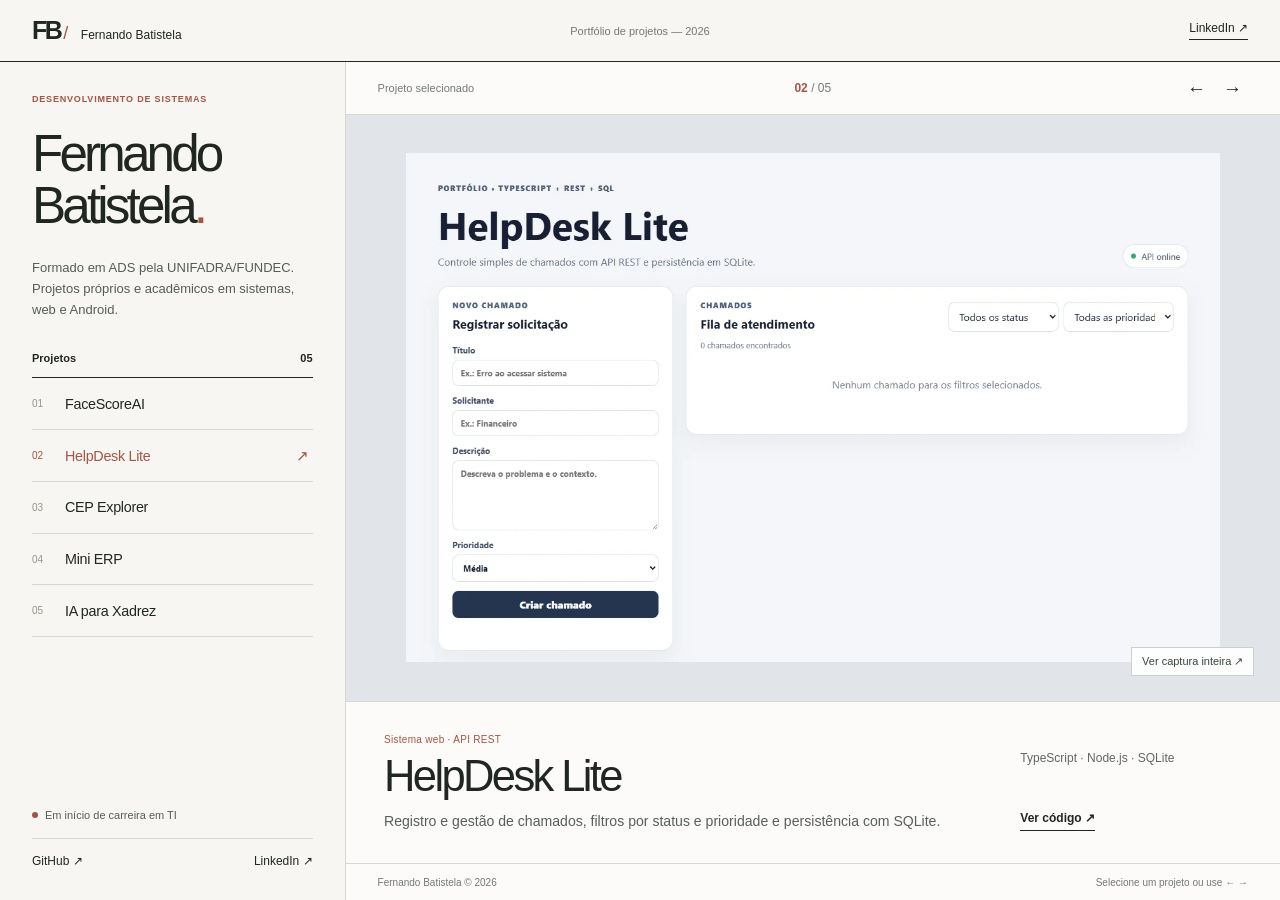
<file: docs/index.html>
<!doctype html>
<html lang="pt-BR">
<head>
<meta charset="utf-8">
<meta name="viewport" content="width=device-width, initial-scale=1">
<meta name="theme-color" content="#f7f6f2">
<meta name="description" content="Portfólio de Fernando Batistela. Projetos em Android, TypeScript, Python e desenvolvimento de sistemas.">
<meta property="og:title" content="Fernando Batistela — Projetos">
<meta property="og:description" content="Conheça o FaceScoreAI, HelpDesk Lite, CEP Explorer, Mini ERP e o TCC de xadrez com IA.">
<meta property="og:type" content="website">
<title>Fernando Batistela — Portfólio</title>
<link rel="icon" href="assets/mark.svg" type="image/svg+xml">
<link rel="stylesheet" href="styles.css">
<script defer src="main.js"></script>
</head>
<body>
<a class="skip" href="#projetos">Ir para os projetos</a>
<div class="app">
  <header class="bar">
    <a class="brand" href="https://github.com/perfilcorporativo" target="_blank" rel="noopener noreferrer" aria-label="GitHub de Fernando Batistela"><span>FB<span class="slash">/</span></span><span>Fernando Batistela</span></a>
    <span class="bar-label">Portfólio de projetos <span class="bar-year">— 2026</span></span>
    <a class="top-link" href="https://www.linkedin.com/in/fernando-batistela-4bb4b639b/" target="_blank" rel="noopener noreferrer">LinkedIn ↗</a>
  </header>

  <main class="workspace" id="projetos">
    <aside class="sidebar">
      <div class="sidebar-about">
        <p class="eyebrow">DESENVOLVIMENTO DE SISTEMAS</p>
        <h1>Fernando <br>Batistela<span>.</span></h1>
        <p class="intro">Formado em ADS pela UNIFADRA/FUNDEC. Projetos próprios e acadêmicos em sistemas, web e Android.</p>
      </div>

      <div class="picker" role="group" aria-label="Selecionar projeto">
        <div class="picker-heading"><span>Projetos</span><span>05</span></div>
        <button type="button" class="project-tab" data-project="face" aria-pressed="false"><span class="tab-num">01</span><span class="tab-name">FaceScoreAI</span><span class="tab-arrow">↗</span></button>
        <button type="button" class="project-tab is-active" data-project="help" aria-pressed="true"><span class="tab-num">02</span><span class="tab-name">HelpDesk Lite</span><span class="tab-arrow">↗</span></button>
        <button type="button" class="project-tab" data-project="cep" aria-pressed="false"><span class="tab-num">03</span><span class="tab-name">CEP Explorer</span><span class="tab-arrow">↗</span></button>
        <button type="button" class="project-tab" data-project="erp" aria-pressed="false"><span class="tab-num">04</span><span class="tab-name">Mini ERP</span><span class="tab-arrow">↗</span></button>
        <button type="button" class="project-tab" data-project="chess" aria-pressed="false"><span class="tab-num">05</span><span class="tab-name">IA para Xadrez</span><span class="tab-arrow">↗</span></button>
      </div>
      <div class="sidebar-bottom">
        <div class="availability"><span class="small-dot"></span> Em início de carreira em TI</div>
        <div class="social"><a href="https://github.com/perfilcorporativo" target="_blank" rel="noopener noreferrer">GitHub ↗</a><a href="https://www.linkedin.com/in/fernando-batistela-4bb4b639b/" target="_blank" rel="noopener noreferrer">LinkedIn ↗</a></div>
      </div>
    </aside>

    <section class="viewer" aria-label="Visualização do projeto selecionado">
      <div class="viewer-toolbar">
        <span class="viewer-eyebrow">Projeto selecionado</span>
        <div class="viewer-position"><span id="current-number" aria-live="polite">02</span><span class="total-number"> / 05</span></div>
        <div class="viewer-controls"><button id="previous" type="button" aria-label="Projeto anterior">←</button><button id="next" type="button" aria-label="Próximo projeto">→</button></div>
      </div>

      <div class="panels" id="panels">
        <article class="panel panel-face" data-panel="face" hidden aria-labelledby="title-face">
          <div class="project-visual stage-face">
            <div class="flow-graphic" role="img" aria-label="Quatro etapas técnicas do FaceScoreAI: captura, landmarks, métricas e histórico. Não há fotografias nem rostos reais.">
              <div class="flow-heading"><span>FaceScoreAI</span><span>Android / pipeline local</span></div>
              <div class="flow-grid">
                <div><small>01</small><strong>Captura</strong><span>Câmera e galeria</span></div>
                <div><small>02</small><strong>Landmarks</strong><span>MediaPipe</span></div>
                <div><small>03</small><strong>Métricas</strong><span>Cálculos geométricos</span></div>
                <div><small>04</small><strong>Histórico</strong><span>Room</span></div>
              </div>
              <p>Diagrama técnico ilustrativo. Nenhuma imagem facial é exibida.</p>
            </div>
          </div>
          <div class="panel-info">
            <div class="panel-copy"><span class="category">Android · Em desenvolvimento</span><h2 id="title-face">FaceScoreAI</h2><p>Leitura geométrica local, histórico e comparação de resultados. Projeto em evolução, sem validação científica ou clínica.</p></div>
            <div class="panel-side"><span>Kotlin · Jetpack Compose · MediaPipe · Room</span><span class="not-published">Código ainda não público</span></div>
          </div>
        </article>

        <article class="panel panel-help" data-panel="help" aria-labelledby="title-help">
          <div class="project-visual stage-help">
            <a class="full-image" href="assets/helpdesk-real.webp" target="_blank" rel="noopener noreferrer" aria-label="Abrir a imagem completa e real do HelpDesk Lite em outra aba">
              <img src="assets/helpdesk-real.webp" width="1280" height="800" alt="Tela completa real do HelpDesk Lite, mostrando formulário de solicitação e fila de atendimento, sem cortes." fetchpriority="high">
            </a>
            <a class="open-image-label" href="assets/helpdesk-real.webp" target="_blank" rel="noopener noreferrer">Ver captura inteira ↗</a>
          </div>
          <div class="panel-info">
            <div class="panel-copy"><span class="category">Sistema web · API REST</span><h2 id="title-help">HelpDesk Lite</h2><p>Registro e gestão de chamados, filtros por status e prioridade e persistência com SQLite.</p></div>
            <div class="panel-side"><span>TypeScript · Node.js · SQLite</span><a href="https://github.com/perfilcorporativo/sistema-tickets" target="_blank" rel="noopener noreferrer">Ver código ↗</a></div>
          </div>
        </article>

        <article class="panel panel-cep" data-panel="cep" hidden aria-labelledby="title-cep">
          <div class="project-visual stage-cep">
            <a class="full-image" href="assets/cep-real.webp" target="_blank" rel="noopener noreferrer" aria-label="Abrir a imagem completa do CEP Explorer em outra aba">
              <img src="assets/cep-real.webp" width="1280" height="800" decoding="async" alt="Tela completa real do CEP Explorer com campo de CEP e histórico de consultas.">
            </a>
            <a class="open-image-label" href="assets/cep-real.webp" target="_blank" rel="noopener noreferrer">Ver captura inteira ↗</a>
          </div>
          <div class="panel-info"><div class="panel-copy"><span class="category">Web · Integração com API</span><h2 id="title-cep">CEP Explorer</h2><p>Consulta à API ViaCEP, validação dos dados e cache e histórico em banco local.</p></div><div class="panel-side"><span>TypeScript · Node.js · SQLite</span><a href="https://github.com/perfilcorporativo/projeto_consulta_api" target="_blank" rel="noopener noreferrer">Ver código ↗</a></div></div>
        </article>

        <article class="panel panel-erp" data-panel="erp" hidden aria-labelledby="title-erp">
          <div class="project-visual stage-erp">
            <a class="full-image" href="assets/erp-real.webp" target="_blank" rel="noopener noreferrer" aria-label="Abrir a imagem completa do Mini ERP em outra aba">
              <img src="assets/erp-real.webp" width="1280" height="800" decoding="async" alt="Tela real do Mini ERP, mostrando os módulos de cadastro de clientes, produtos, vendas e estoque.">
            </a>
            <a class="open-image-label" href="assets/erp-real.webp" target="_blank" rel="noopener noreferrer">Ver captura inteira ↗</a>
          </div>
          <div class="panel-info"><div class="panel-copy"><span class="category">Protótipo web · Regras de negócio</span><h2 id="title-erp">Mini ERP</h2><p>Cadastros de clientes e produtos, vendas e controle básico de estoque no navegador.</p></div><div class="panel-side"><span>HTML · CSS · JavaScript</span><span class="not-published">Protótipo local</span></div></div>
        </article>

        <article class="panel panel-chess" data-panel="chess" hidden aria-labelledby="title-chess">
          <div class="project-visual stage-chess">
            <div class="chess-graphic" role="img" aria-label="Resumo técnico do trabalho de conclusão de curso: avaliação neural de posições e busca Negamax com poda alfa-beta.">
              <span class="chess-label">TCC · EM EQUIPE</span>
              <div class="chess-formula"><span>Avaliação<br>neural</span><span class="plus">+</span><span>Busca<br>Negamax</span></div>
              <div class="chess-foot">Poda alfa-beta / Python / TensorFlow</div>
            </div>
          </div>
          <div class="panel-info"><div class="panel-copy"><span class="category">Trabalho de conclusão de curso · Equipe</span><h2 id="title-chess">IA para Xadrez</h2><p>Combinação de avaliação neural de posições e busca algorítmica por jogadas.</p></div><div class="panel-side"><span>Python · TensorFlow</span><a href="https://github.com/perfilcorporativo/TCC-IA" target="_blank" rel="noopener noreferrer">Ver código ↗</a></div></div>
        </article>
      </div>
      <footer class="viewer-bottom"><span>Fernando Batistela © 2026</span><span>Selecione um projeto ou use ← →</span></footer>
    </section>
  </main>
</div>
</body>
</html>
</file>
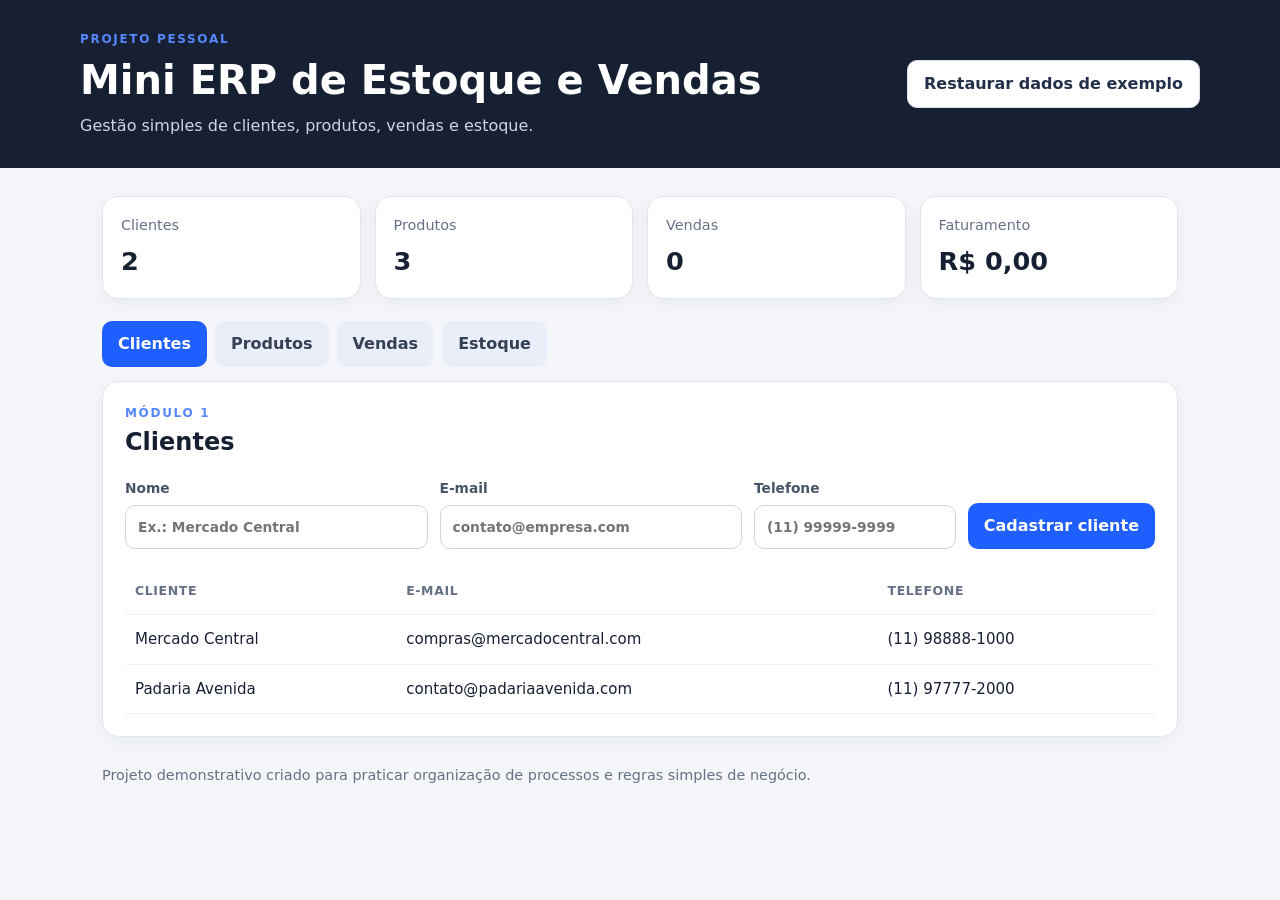
<file: mini-erp-estoque-vendas/index.html>
<!DOCTYPE html>
<html lang="pt-BR">
<head>
  <meta charset="UTF-8">
  <meta name="viewport" content="width=device-width, initial-scale=1.0">
  <title>Mini ERP | Estoque e Vendas</title>
  <link rel="stylesheet" href="style.css">
</head>
<body>
  <header class="topbar">
    <div>
      <p class="eyebrow">PROJETO PESSOAL</p>
      <h1>Mini ERP de Estoque e Vendas</h1>
      <p class="subtitle">Gestão simples de clientes, produtos, vendas e estoque.</p>
    </div>
    <button id="reset-demo" class="secondary">Restaurar dados de exemplo</button>
  </header>

  <main>
    <section class="summary" aria-label="Resumo">
      <article class="card metric"><span>Clientes</span><strong id="metric-clients">0</strong></article>
      <article class="card metric"><span>Produtos</span><strong id="metric-products">0</strong></article>
      <article class="card metric"><span>Vendas</span><strong id="metric-sales">0</strong></article>
      <article class="card metric"><span>Faturamento</span><strong id="metric-revenue">R$ 0,00</strong></article>
    </section>

    <nav class="tabs" aria-label="Módulos do sistema">
      <button class="tab active" data-target="clients">Clientes</button>
      <button class="tab" data-target="products">Produtos</button>
      <button class="tab" data-target="sales">Vendas</button>
      <button class="tab" data-target="stock">Estoque</button>
    </nav>

    <section id="clients" class="panel active">
      <div class="panel-header"><div><p class="eyebrow">MÓDULO 1</p><h2>Clientes</h2></div></div>
      <form id="client-form" class="form-grid">
        <label>Nome<input id="client-name" required placeholder="Ex.: Mercado Central"></label>
        <label>E-mail<input id="client-email" type="email" required placeholder="contato@empresa.com"></label>
        <label>Telefone<input id="client-phone" required placeholder="(11) 99999-9999"></label>
        <button type="submit">Cadastrar cliente</button>
      </form>
      <div class="table-wrap">
        <table><thead><tr><th>Cliente</th><th>E-mail</th><th>Telefone</th></tr></thead><tbody id="clients-table"></tbody></table>
      </div>
    </section>

    <section id="products" class="panel">
      <div class="panel-header"><div><p class="eyebrow">MÓDULO 2</p><h2>Produtos</h2></div></div>
      <form id="product-form" class="form-grid">
        <label>Produto<input id="product-name" required placeholder="Ex.: Café 500 g"></label>
        <label>Preço<input id="product-price" type="number" min="0.01" step="0.01" required placeholder="0,00"></label>
        <label>Estoque inicial<input id="product-stock" type="number" min="0" step="1" required placeholder="0"></label>
        <button type="submit">Cadastrar produto</button>
      </form>
      <div class="table-wrap">
        <table><thead><tr><th>Produto</th><th>Preço</th><th>Estoque</th></tr></thead><tbody id="products-table"></tbody></table>
      </div>
    </section>

    <section id="sales" class="panel">
      <div class="panel-header"><div><p class="eyebrow">MÓDULO 3</p><h2>Vendas</h2></div></div>
      <form id="sale-form" class="form-grid">
        <label>Cliente<select id="sale-client" required></select></label>
        <label>Produto<select id="sale-product" required></select></label>
        <label>Quantidade<input id="sale-qty" type="number" min="1" step="1" value="1" required></label>
        <button type="submit">Registrar venda</button>
      </form>
      <p id="sale-message" class="message" role="status"></p>
      <div class="table-wrap">
        <table><thead><tr><th>Data</th><th>Cliente</th><th>Produto</th><th>Qtd.</th><th>Total</th></tr></thead><tbody id="sales-table"></tbody></table>
      </div>
    </section>

    <section id="stock" class="panel">
      <div class="panel-header">
        <div><p class="eyebrow">MÓDULO 4</p><h2>Estoque</h2></div>
        <p>O estoque é atualizado automaticamente a cada venda.</p>
      </div>
      <div class="table-wrap">
        <table><thead><tr><th>Produto</th><th>Quantidade</th><th>Situação</th></tr></thead><tbody id="stock-table"></tbody></table>
      </div>
    </section>
  </main>

  <footer>Projeto demonstrativo criado para praticar organização de processos e regras simples de negócio.</footer>
  <script src="app.js"></script>
</body>
</html>
</file>
<file: docs/styles.css>
:root{--paper:#f7f6f2;--white:#fcfbf9;--ink:#202622;--line:#d8d8d0;--mute:#747a73;--accent:#a45543;--head:62px;--font:Arial,"Segoe UI",sans-serif}
*{box-sizing:border-box}
html,body{width:100%;height:100%;height:100dvh;margin:0;overflow:hidden}
body{font-family:var(--font);background:var(--paper);color:var(--ink);font-size:14px;-webkit-font-smoothing:antialiased}
a{color:inherit;text-decoration:none}
button{font:inherit;color:inherit}
button:focus-visible,a:focus-visible{outline:2px solid var(--accent);outline-offset:3px}
button,a{-webkit-tap-highlight-color:transparent}
[hidden]{display:none!important}
.skip{position:absolute;top:-100px;left:10px;background:var(--white);padding:12px;z-index:40}.skip:focus{top:10px}
.app{height:100%;height:100dvh;display:grid;grid-template-rows:var(--head) minmax(0,1fr);overflow:hidden}
.bar{display:grid;grid-template-columns:1fr auto 1fr;align-items:center;gap:16px;border-bottom:1px solid var(--ink);padding:0 clamp(18px,2.5vw,42px);background:var(--paper)}
.brand{display:flex;gap:15px;align-items:baseline;white-space:nowrap;font-size:12px}
.brand>span:first-child{font-weight:700;font-size:25px;letter-spacing:-.1em}
.brand .slash{font-weight:400;font-size:18px;color:var(--accent);margin-left:3px}
.bar-label{font-size:11px;color:var(--mute)}
.top-link{justify-self:end;font-size:12px;border-bottom:1px solid currentColor;padding-bottom:4px;white-space:nowrap}
.top-link:hover,.social a:hover,.panel-side a:hover{color:var(--accent)}
.workspace{height:100%;min-height:0;min-width:0;display:grid;grid-template-columns:clamp(290px,27vw,385px) minmax(0,1fr)}
.sidebar{min-width:0;min-height:0;background:var(--paper);display:flex;flex-direction:column;padding:clamp(18px,2.5vw,38px);border-right:1px solid var(--line);overflow:hidden}
.eyebrow{font-size:9px;font-weight:700;letter-spacing:.09em;color:var(--accent);margin:0 0 clamp(13px,2vw,24px)}
.sidebar-about h1{font-size:clamp(36px,4vw,58px);font-weight:500;letter-spacing:-.075em;line-height:1.02;margin:0}
.sidebar-about h1 span{color:var(--accent)}
.intro{font-size:13px;line-height:1.6;color:#555d57;max-width:290px;margin:clamp(15px,2vw,29px) 0 clamp(20px,2.5vw,36px)}
.picker-heading{display:flex;justify-content:space-between;font-size:11px;font-weight:700;padding-bottom:13px;border-bottom:1px solid var(--ink)}
.project-tab{appearance:none;text-align:left;border:0;border-bottom:1px solid var(--line);background:transparent;display:grid;grid-template-columns:28px 1fr 14px;gap:5px;align-items:center;width:100%;min-height:clamp(43px,5.75vh,66px);padding:0 3px 0 0;cursor:pointer;transition:color .15s,background .15s}
.project-tab:hover{color:var(--accent)}
.project-tab.is-active{color:var(--accent)}
.project-tab .tab-num{font-size:10px;font-variant-numeric:tabular-nums;color:#92978e}
.project-tab.is-active .tab-num{color:var(--accent)}
.project-tab .tab-name{font-size:clamp(13px,1.12vw,16px);font-weight:500;letter-spacing:-.02em}
.project-tab .tab-arrow{opacity:0;font-size:15px}
.project-tab.is-active .tab-arrow,.project-tab:hover .tab-arrow{opacity:1}
.sidebar-bottom{margin-top:auto;padding-top:25px}
.availability{font-size:11px;color:#555d57;display:flex;align-items:center;gap:7px}
.small-dot{width:6px;height:6px;border-radius:50%;background:var(--accent);display:inline-block}
.social{display:flex;justify-content:space-between;gap:20px;margin-top:17px;padding-top:15px;border-top:1px solid var(--line)}
.social a{font-size:12px}
.viewer{min-height:0;min-width:0;display:grid;grid-template-rows:53px minmax(0,1fr) 37px;background:var(--white)}
.viewer-toolbar{display:grid;grid-template-columns:1fr auto 1fr;align-items:center;padding:0 clamp(20px,2.5vw,42px);border-bottom:1px solid var(--line)}
.viewer-eyebrow{font-size:11px;color:var(--mute)}
.viewer-position{font-size:12px;font-variant-numeric:tabular-nums}
#current-number{font-weight:700;color:var(--accent)}
.total-number{color:var(--mute)}
.viewer-controls{display:flex;gap:4px;justify-self:end}
.viewer-controls button{width:32px;height:30px;border:1px solid transparent;background:transparent;cursor:pointer;font-size:19px;line-height:1}
.viewer-controls button:hover{border-color:var(--line)}
.viewer-controls button:disabled{opacity:.25;cursor:default}
.panels{position:relative;min-height:0;min-width:0;overflow:hidden}
.panel{position:absolute;inset:0;display:grid;grid-template-rows:minmax(0,1fr) auto;min-height:0;min-width:0;background:var(--white)}
.project-visual{min-height:0;min-width:0;position:relative;display:flex;align-items:center;justify-content:center;overflow:hidden;padding:clamp(15px,3vw,49px)}
.stage-help{background:#e1e5e9}
.stage-cep{background:#dfe5e0}
.stage-erp{background:#e3e1dc}
.stage-face{background:#d7e1d8}
.stage-chess{background:#d9dedf}
.full-image{height:100%;max-height:100%;width:100%;display:flex;align-items:center;justify-content:center;min-width:0;min-height:0}
.full-image img{display:block;width:100%;height:100%;max-height:100%;object-fit:contain;object-position:center}
.open-image-label{position:absolute;right:clamp(16px,2vw,30px);bottom:clamp(12px,2vw,25px);font-size:11px;line-height:1.2;padding:7px 10px;background:#ffffffed;border:1px solid #cbd1cb;color:#38483c}
.open-image-label:hover{background:white}
.panel-info{min-height:0;display:grid;grid-template-columns:minmax(0,1fr) minmax(180px,.37fr);gap:clamp(15px,3vw,55px);padding:clamp(17px,2.5vw,36px) clamp(20px,3vw,48px);border-top:1px solid var(--line);background:var(--white)}
.category{display:block;color:var(--accent);font-size:10px;letter-spacing:.03em;margin-bottom:8px}
.panel-copy h2{font-weight:500;letter-spacing:-.06em;line-height:1.1;margin:0 0 10px;font-size:clamp(30px,3.4vw,51px)}
.panel-copy p{font-size:clamp(12px,1.1vw,15px);line-height:1.45;margin:0;max-width:600px;color:#57605a}
.panel-side{display:flex;flex-direction:column;justify-content:space-between;gap:20px;align-items:flex-start;padding-top:17px;font-size:12px;color:#616962}
.panel-side a{font-weight:600;color:var(--ink);border-bottom:1px solid;padding-bottom:5px}
.not-published{font-style:italic;color:var(--mute)}
.viewer-bottom{display:flex;align-items:center;justify-content:space-between;gap:16px;border-top:1px solid var(--line);padding:0 clamp(20px,2.5vw,42px);font-size:10px;color:var(--mute)}
.flow-graphic{width:min(100%,740px);height:100%;max-height:510px;display:flex;flex-direction:column;border:1px solid #91a297;padding:clamp(15px,2vw,28px);color:#243a2c}
.flow-heading{display:flex;justify-content:space-between;gap:10px;padding-bottom:14px;border-bottom:1px solid #a1b1a6;font-size:12px}
.flow-heading span:last-child{font-size:10px;color:#586f5d}
.flow-grid{display:grid;grid-template-columns:1fr 1fr;grid-template-rows:1fr 1fr;flex:1;min-height:0}
.flow-grid>div{padding:15px 10px;display:flex;flex-direction:column;justify-content:center;border-bottom:1px solid #a1b1a6;gap:7px}
.flow-grid>div:nth-child(odd){border-right:1px solid #a1b1a6}
.flow-grid>div:nth-child(even){padding-left:clamp(14px,2.5vw,36px)}
.flow-grid>div:nth-last-child(-n+2){border-bottom:0}
.flow-grid small{font-size:10px;color:#728576}
.flow-grid strong{font-size:clamp(22px,3vw,48px);line-height:1.05;font-weight:500;letter-spacing:-.06em}
.flow-grid span{font-size:12px;color:#526c59}
.flow-graphic>p{margin:0;padding-top:12px;border-top:1px solid #a1b1a6;font-size:10px;color:#647667}
.chess-graphic{width:min(100%,790px);height:100%;max-height:510px;display:flex;flex-direction:column;justify-content:space-between;border-top:1px solid #829097;border-bottom:1px solid #829097;padding:20px 0}
.chess-label,.chess-foot{font-size:11px;color:#59686a}
.chess-formula{display:flex;align-items:center;justify-content:space-around;gap:10px;font-size:clamp(25px,4vw,58px);line-height:1.12;letter-spacing:-.06em;font-weight:500}
.chess-formula .plus{color:var(--accent);font-weight:400}
@media(max-height:730px) and (min-width:701px){
 .sidebar{padding-top:18px;padding-bottom:18px}
 .eyebrow{margin-bottom:12px}
 .sidebar-about h1{font-size:39px}
 .intro{font-size:12px;margin:14px 0 17px}
 .project-tab{min-height:41px}
 .sidebar-bottom{padding-top:10px}
 .social{margin-top:10px;padding-top:9px}
 .panel-info{padding:13px 25px}
 .panel-copy h2{font-size:32px;margin-bottom:5px}
 .panel-side{padding-top:9px}
}
@media(max-width:1000px) and (min-width:701px){
 .workspace{grid-template-columns:275px minmax(0,1fr)}
 .sidebar{padding:22px}
 .sidebar-about h1{font-size:42px}
 .project-tab .tab-name{font-size:13px}
 .panel-info{grid-template-columns:1fr;gap:10px;padding:15px 22px}
 .panel-side{flex-direction:row;justify-content:space-between;gap:10px;align-items:end;padding:0}
}
@media(max-width:700px){
 :root{--head:52px}
 .bar{grid-template-columns:1fr auto;gap:7px;padding:0 14px}
 .brand{gap:9px}
 .brand>span:first-child{font-size:21px}
 .brand>span:last-child{font-size:12px}
 .bar-label{display:none}
 .top-link{font-size:11px}
 .workspace{display:grid;grid-template-columns:1fr;grid-template-rows:auto minmax(0,1fr)}
 .sidebar{border-right:0;border-bottom:1px solid var(--line);padding:12px 0 0;display:block;min-height:0}
 .sidebar-about{padding:0 16px}
 .sidebar-about .eyebrow{font-size:8px;margin:0 0 6px}
 .sidebar-about h1{font-size:clamp(27px,7.3vw,36px);letter-spacing:-.06em;line-height:1}
 .sidebar-about h1 br{display:none}
 .sidebar-about h1 br:after{content:" "}
 .sidebar-about h1{word-spacing:.03em}
 .sidebar-about h1 span{display:inline}
 .intro{font-size:11px;line-height:1.32;max-width:unset;margin:7px 0 11px;display:-webkit-box;-webkit-line-clamp:2;-webkit-box-orient:vertical;overflow:hidden}
 .picker{display:flex;gap:0;overflow-x:auto;scrollbar-width:none;overscroll-behavior-x:contain;padding:0 9px}
 .picker::-webkit-scrollbar{display:none}
 .picker-heading{display:none}
 .project-tab{width:auto;min-height:41px;flex:0 0 auto;display:flex;gap:7px;border:0;border-bottom:2px solid transparent;padding:0 11px}
 .project-tab .tab-num{font-size:9px}
 .project-tab .tab-name{font-size:12px;white-space:nowrap}
 .project-tab .tab-arrow{display:none}
 .project-tab.is-active{border-bottom-color:var(--accent)}
 .sidebar-bottom{display:none}
 .viewer{grid-template-rows:37px minmax(0,1fr) 24px}
 .viewer-toolbar{padding:0 14px}
 .viewer-eyebrow{font-size:10px}
 .viewer-position{font-size:11px}
 .viewer-controls button{font-size:18px;width:29px;height:26px}
 .panel-info{display:flex;flex-direction:column;gap:7px;padding:12px 15px 13px}
 .category{font-size:9px;margin-bottom:4px}
 .panel-copy h2{font-size:clamp(25px,6.7vw,35px);margin:0 0 6px}
 .panel-copy p{font-size:12px;line-height:1.35;max-width:100%}
 .panel-side{flex-direction:row;align-items:baseline;justify-content:space-between;gap:12px;max-width:100%;padding:0;font-size:10px}
 .panel-side a{white-space:nowrap;padding-bottom:2px}
 .viewer-bottom{padding:0 14px;font-size:9px}
 .project-visual{padding:clamp(10px,3vw,22px)}
 .open-image-label{bottom:9px;right:9px;padding:6px 8px;font-size:10px}
 .flow-graphic{max-height:100%;padding:10px}
 .flow-heading{font-size:10px;padding-bottom:7px}
 .flow-heading span:last-child{font-size:8px}
 .flow-grid>div{padding:5px 5px;gap:2px}
 .flow-grid>div:nth-child(even){padding-left:10px}
 .flow-grid strong{font-size:clamp(15px,4.4vw,22px)}
 .flow-grid span{font-size:9px}
 .flow-grid small{font-size:8px}
 .flow-graphic>p{font-size:8px;padding-top:6px}
 .chess-graphic{padding:10px 0}
 .chess-formula{font-size:clamp(21px,5vw,35px)}
 .chess-label,.chess-foot{font-size:9px}
}
@media(max-width:380px){
 .sidebar-about h1{font-size:26px}
 .sidebar-about .intro{font-size:10px;margin:6px 0 7px}
 .sidebar-about .eyebrow{margin-bottom:5px}
 .project-tab{min-height:37px}
 .panel-info{padding:9px 12px;gap:5px}
 .panel-copy h2{font-size:26px}
 .panel-copy p{font-size:11px;line-height:1.3}
 .panel-side{font-size:9px}
 .project-visual{padding:9px}
 .viewer-bottom{font-size:8px}
}
@media(max-height:640px) and (max-width:700px){
 .intro{display:none}
 .sidebar-about{padding-bottom:8px}
 .sidebar-about h1{font-size:26px}
 .panel-copy h2{font-size:24px}
 .panel-copy p{font-size:11px}
 .viewer-bottom{display:none}
 .viewer{grid-template-rows:33px minmax(0,1fr)}
 .panel-info{padding:8px 12px}
}
@media(prefers-reduced-motion:reduce){
 *,*::before,*::after{scroll-behavior:auto!important;transition-duration:0s!important;animation-duration:0s!important}
}

@media(max-height:600px) and (min-width:701px){
 .flow-graphic{padding:8px}
 .flow-heading{font-size:10px;padding-bottom:5px}
 .flow-heading span:last-child{font-size:9px}
 .flow-grid>div{padding:3px 7px;gap:2px}
 .flow-grid>div:nth-child(even){padding-left:13px}
 .flow-grid strong{font-size:clamp(14px,2vw,24px)}
 .flow-grid span{font-size:10px}
 .flow-grid small{font-size:8px}
 .flow-graphic>p{padding-top:4px;font-size:8px}
}
</file>
<file: mini-erp-estoque-vendas/style.css>
:root {
  font-family: Inter, system-ui, -apple-system, BlinkMacSystemFont, "Segoe UI", sans-serif;
  color: #172033;
  background: #f4f6f9;
  line-height: 1.5;
}
* { box-sizing: border-box; }
body { margin: 0; }
button, input, select { font: inherit; }
button { cursor: pointer; border: 0; border-radius: 10px; padding: 11px 16px; background: #1f5eff; color: white; font-weight: 700; }
button:hover { filter: brightness(.96); }
button.secondary { background: white; color: #23304a; border: 1px solid #d7ddea; }
.topbar { display: flex; justify-content: space-between; gap: 24px; align-items: center; padding: 30px max(24px, calc((100vw - 1120px) / 2)); background: #172033; color: white; }
.topbar h1 { margin: 2px 0 4px; font-size: clamp(1.7rem, 4vw, 2.5rem); }
.subtitle { margin: 0; color: #cbd4e8; }
.eyebrow { margin: 0; font-size: .75rem; letter-spacing: .14em; font-weight: 800; color: #5687ff; }
main { max-width: 1120px; margin: 28px auto; padding: 0 22px; }
.summary { display: grid; grid-template-columns: repeat(4, 1fr); gap: 14px; margin-bottom: 22px; }
.card, .panel { background: white; border: 1px solid #e1e5ee; border-radius: 16px; box-shadow: 0 5px 20px rgba(25, 38, 68, .05); }
.metric { padding: 18px; }
.metric span { display: block; color: #667085; font-size: .9rem; }
.metric strong { display: block; margin-top: 5px; font-size: 1.6rem; }
.tabs { display: flex; gap: 8px; margin-bottom: 14px; overflow-x: auto; }
.tab { background: #e9eef9; color: #344054; white-space: nowrap; }
.tab.active { background: #1f5eff; color: white; }
.panel { display: none; padding: 22px; }
.panel.active { display: block; }
.panel-header { display: flex; justify-content: space-between; align-items: end; gap: 20px; margin-bottom: 18px; }
.panel-header h2 { margin: 2px 0 0; }
.panel-header > p { margin: 0; color: #667085; font-size: .92rem; }
.form-grid { display: grid; grid-template-columns: 1.2fr 1.2fr .8fr auto; gap: 12px; align-items: end; margin-bottom: 20px; }
label { font-size: .86rem; font-weight: 700; color: #475467; }
input, select { width: 100%; margin-top: 6px; padding: 11px 12px; border-radius: 10px; border: 1px solid #cfd6e3; background: white; color: #172033; }
input:focus, select:focus { outline: 3px solid rgba(31,94,255,.13); border-color: #1f5eff; }
.table-wrap { overflow-x: auto; }
table { width: 100%; border-collapse: collapse; }
th, td { text-align: left; padding: 13px 10px; border-bottom: 1px solid #edf0f5; }
th { font-size: .78rem; text-transform: uppercase; letter-spacing: .05em; color: #667085; }
td { font-size: .94rem; }
.badge { display: inline-block; padding: 4px 9px; border-radius: 999px; font-size: .8rem; font-weight: 800; }
.badge.ok { background: #e7f7ed; color: #16743b; }
.badge.low { background: #fff0df; color: #a55300; }
.badge.out { background: #ffe7e7; color: #b42318; }
.message { min-height: 24px; margin: -5px 0 10px; font-weight: 700; color: #16743b; }
.message.error { color: #b42318; }
.empty { color: #98a2b3; font-style: italic; }
footer { max-width: 1120px; margin: 0 auto 35px; padding: 0 22px; color: #667085; font-size: .9rem; }
@media (max-width: 820px) {
  .topbar { align-items: flex-start; flex-direction: column; }
  .summary { grid-template-columns: repeat(2, 1fr); }
  .form-grid { grid-template-columns: 1fr; }
}
@media (max-width: 470px) {
  .summary { grid-template-columns: 1fr; }
}
</file>
